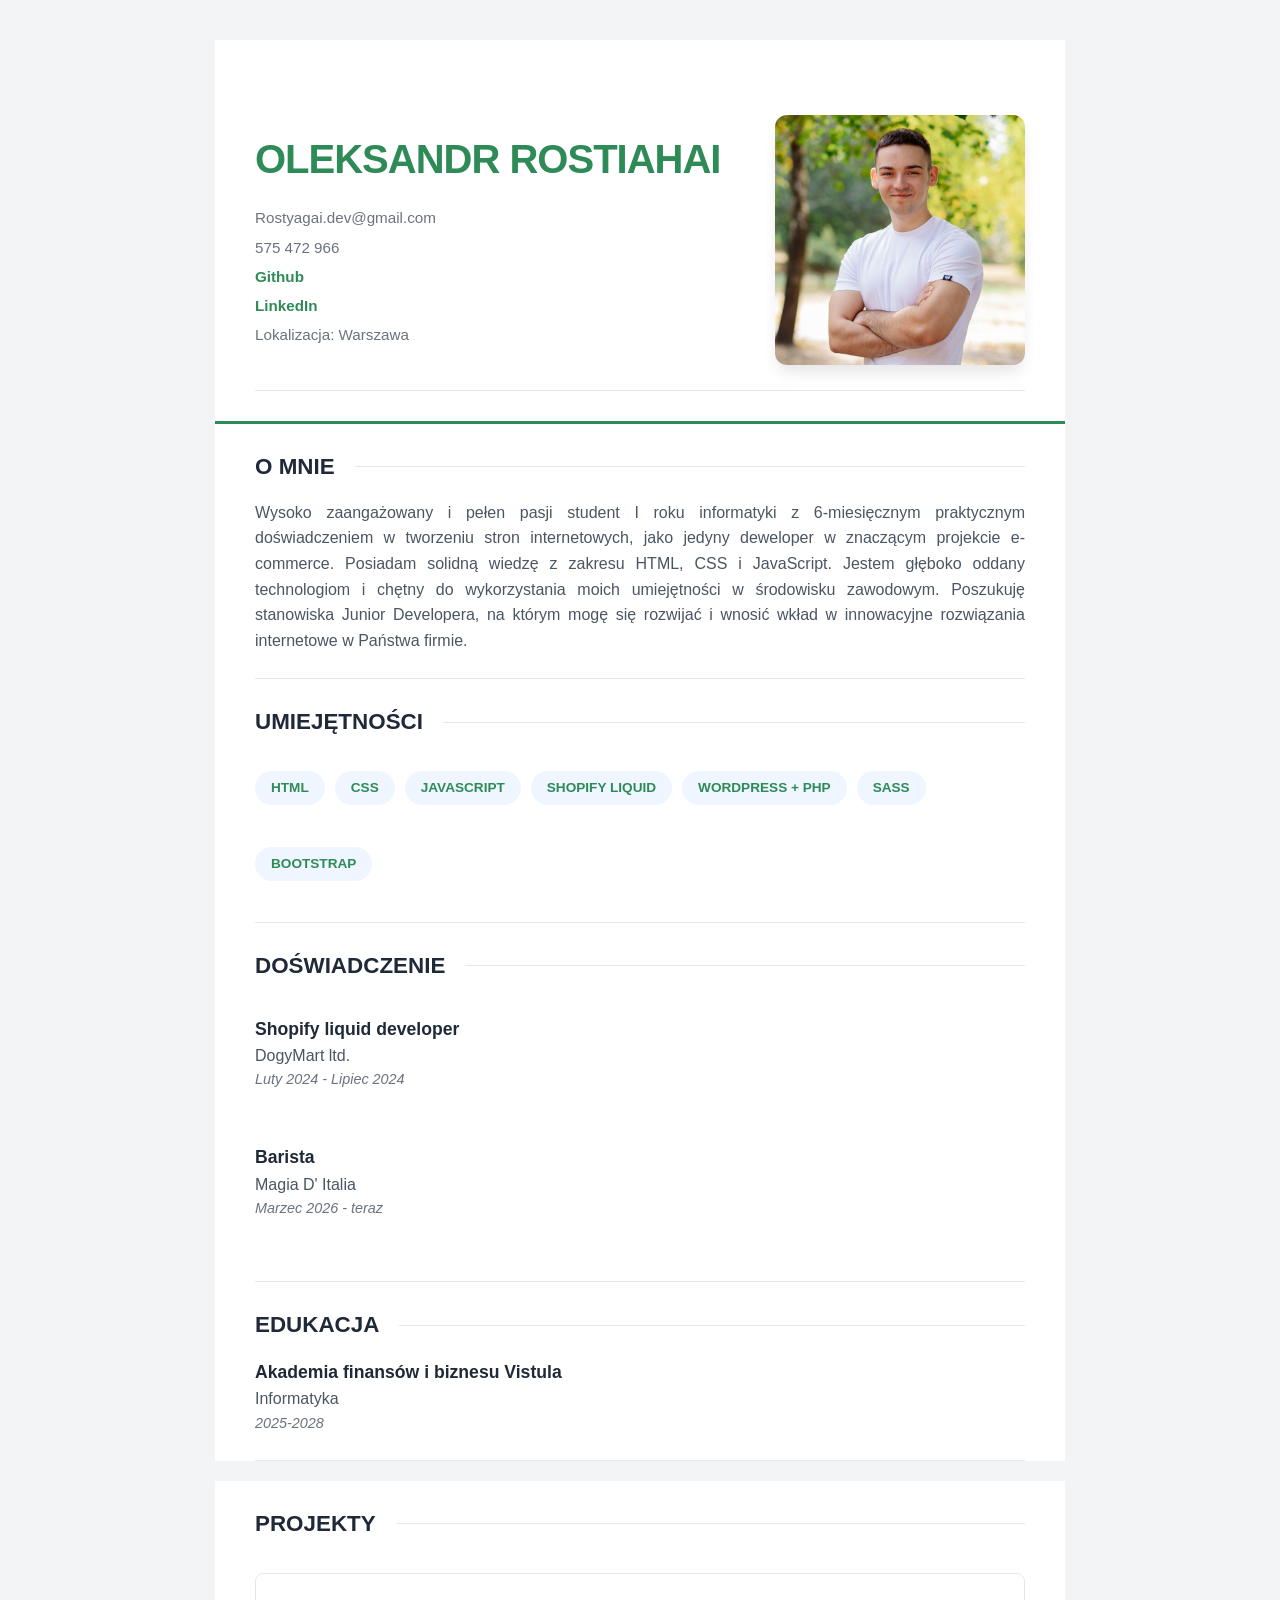
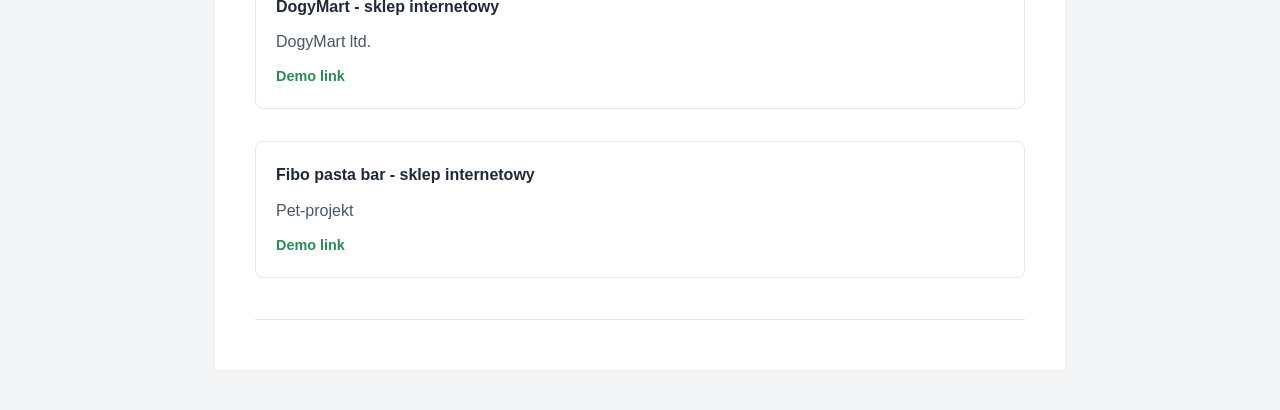
<file: zad2_css/index.html>
<!DOCTYPE html>
<html lang="pl">
  <head>
    <meta charset="UTF-8" />
    <meta name="viewport" content="width=device-width, initial-scale=1.0" />
	<link rel="stylesheet" href="main.css">
    <title>Zd 2 CV - 77350</title>
  </head>
  <body>
    <header>
      <section class="kontakt">
        <div>
          <h1 class="kontakt__title">OLEKSANDR ROSTIAHAI</h1>
          <a class="kontakt__text" href="mailto:rostyagai.dev@smail.com"
            >Rostyagai.dev@gmail.com</a
          >
          <a class="kontakt__text" href="tel:575472966">575 472 966</a>
          <a
            class="kontakt__text kontakt__text--blue"
            href="https://github.com/Rostyagai/"
            target="_blank"
            rel="noopener noreferrer"
            >Github</a
          >
          <a
            class="kontakt__text kontakt__text--blue"
            href="https://www.linkedin.com/in/alexander-rostiahai/"
            target="_blank"
            rel="noopener noreferrer"
            >LinkedIn</a
          >
          <p class="kontakt__text">Lokalizacja: Warszawa</p>
        </div>
        <img
          width="250"
          height="250"
          class="kontakt__photo"
          src="./img/main.jpg"
          alt="My portrait photo"
        />
      </section>
    </header>
    <main>
      <section class="o-mnie">
        <h2 class="section__title">O mnie</h2>
        <p class="section__text">
          Wysoko zaangażowany i pełen pasji student I roku informatyki z
          6-miesięcznym praktycznym doświadczeniem w tworzeniu stron
          internetowych, jako jedyny deweloper w znaczącym projekcie e-commerce.
          Posiadam solidną wiedzę z zakresu HTML, CSS i JavaScript. Jestem
          głęboko oddany technologiom i chętny do wykorzystania moich
          umiejętności w środowisku zawodowym. Poszukuję stanowiska Junior
          Developera, na którym mogę się rozwijać i wnosić wkład w innowacyjne
          rozwiązania internetowe w Państwa firmie.
        </p>
      </section>
      <section class="umiejętności">
        <h2 class="section__title">Umiejętności</h2>
        <ul class="section__list">
          <li class="section__list-item"><p class="section__text">HTML</p></li>
          <li class="section__list-item"><p class="section__text">CSS</p></li>
          <li class="section__list-item">
            <p class="section__text">JAVASCRIPT</p>
          </li>
          <li class="section__list-item">
            <p class="section__text">SHOPIFY LIQUID</p>
          </li>
          <li class="section__list-item">
            <p class="section__text">WORDPRESS + PHP</p>
          </li>
          <li class="section__list-item"><p class="section__text">SASS</p></li>
          <li class="section__list-item">
            <p class="section__text">BOOTSTRAP</p>
          </li>
        </ul>
      </section>
      <section class="doświadczenie">
        <h2 class="section__title">Doświadczenie</h2>
        <ul class="section__list">
          <li class="section__list-item">
            <article class="experience">
              <h3 class="experience__title">Shopify liquid developer</h3>
              <p class="section__text">DogyMart ltd.</p>
              <p>Luty 2024 - Lipiec 2024</p>
            </article>
          </li>
          <li class="section__list-item">
            <article class="experience">
              <h3 class="experience__title">Barista</h3>
              <p class="section__text">Magia D' Italia</p>
              <p>Marzec 2026 - teraz</p>
            </article>
          </li>
        </ul>
      </section>
      <section class="edukacja">
        <h2 class="section__title">Edukacja</h2>
        <h3 class="educkacja__title">Akademia finansów i biznesu Vistula</h3>
        <p class="section__text">Informatyka</p>
        <p class="section__text">2025-2028</p>
      </section>
    </main>
    <footer>
      <section class="projekty">
        <h2 class="section__title">Projekty</h2>
        <ul class="section__list"></ul>
        <li class="section__list-item">
          <article class="projekt-item">
            <h3 class="projekt-item__title">DogyMart - sklep internetowy</h3>
            <p class="section__text">DogyMart ltd.</p>
            <a
              href="https://drive.google.com/file/d/1ZHJFlsQFeyXeZNy3UggCXZs3kw6ySFso/view"
              class="projekt-item__link"
              target="_blank"
              rel="noopener noreferrer"
              >Demo link</a
            >
          </article>
        </li>
        <li class="section__list-item">
          <article class="projekt-item">
            <h3 class="projekt-item__title">
              Fibo pasta bar - sklep internetowy
            </h3>
            <p class="section__text">Pet-projekt</p>
            <a
              href="https://rostyagai.github.io/FIBO-Pasta-Bar/"
              class="projekt-item__link"
              target="_blank"
              rel="noopener noreferrer"
              >Demo link</a
            >
          </article>
        </li>
      </section>
    </footer>
  </body>
</html>
</file>
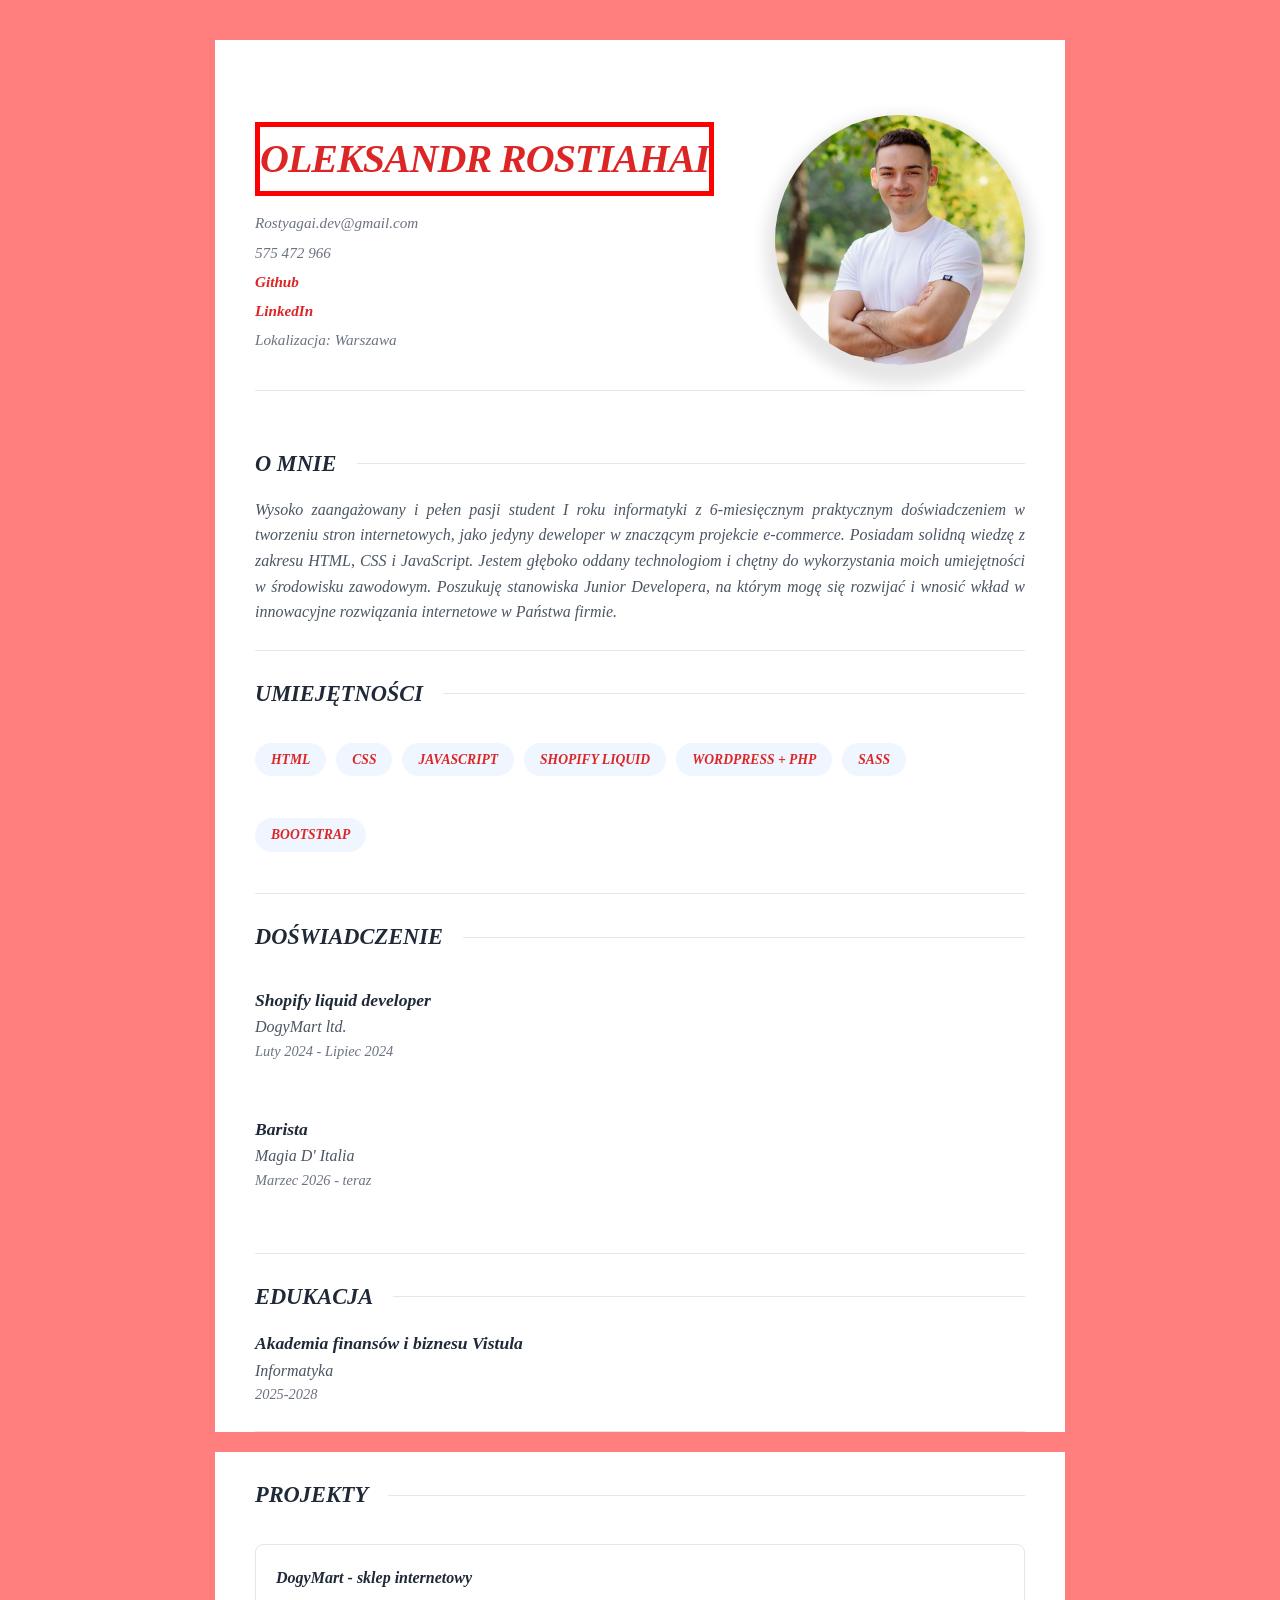
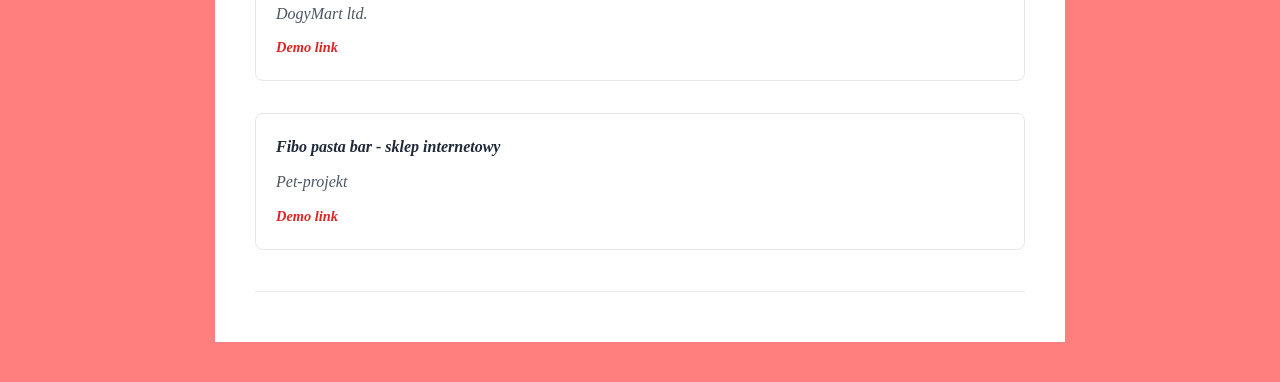
<file: zad3_motyw/index.html>
<!DOCTYPE html>
<html lang="pl">
  <head>
    <meta charset="UTF-8" />
    <meta name="viewport" content="width=device-width, initial-scale=1.0" />
	<link rel="stylesheet" href="red.css">
    <title>Zd 1 CV - 77350</title>
  </head>
  <body>
    <header>
      <section class="kontakt">
        <div>
          <h1 class="kontakt__title">OLEKSANDR ROSTIAHAI</h1>
          <a class="kontakt__text" href="mailto:rostyagai.dev@smail.com"
            >Rostyagai.dev@gmail.com</a
          >
          <a class="kontakt__text" href="tel:575472966">575 472 966</a>
          <a
            class="kontakt__text kontakt__text--blue"
            href="https://github.com/Rostyagai/"
            target="_blank"
            rel="noopener noreferrer"
            >Github</a
          >
          <a
            class="kontakt__text kontakt__text--blue"
            href="https://www.linkedin.com/in/alexander-rostiahai/"
            target="_blank"
            rel="noopener noreferrer"
            >LinkedIn</a
          >
          <p class="kontakt__text">Lokalizacja: Warszawa</p>
        </div>
        <img
          width="250"
          height="250"
          class="kontakt__photo"
          src="./img/main.jpg"
          alt="My portrait photo"
        />
      </section>
    </header>
    <main>
      <section class="o-mnie">
        <h2 class="section__title">O mnie</h2>
        <p class="section__text">
          Wysoko zaangażowany i pełen pasji student I roku informatyki z
          6-miesięcznym praktycznym doświadczeniem w tworzeniu stron
          internetowych, jako jedyny deweloper w znaczącym projekcie e-commerce.
          Posiadam solidną wiedzę z zakresu HTML, CSS i JavaScript. Jestem
          głęboko oddany technologiom i chętny do wykorzystania moich
          umiejętności w środowisku zawodowym. Poszukuję stanowiska Junior
          Developera, na którym mogę się rozwijać i wnosić wkład w innowacyjne
          rozwiązania internetowe w Państwa firmie.
        </p>
      </section>
      <section class="umiejętności">
        <h2 class="section__title">Umiejętności</h2>
        <ul class="section__list">
          <li class="section__list-item"><p class="section__text">HTML</p></li>
          <li class="section__list-item"><p class="section__text">CSS</p></li>
          <li class="section__list-item">
            <p class="section__text">JAVASCRIPT</p>
          </li>
          <li class="section__list-item">
            <p class="section__text">SHOPIFY LIQUID</p>
          </li>
          <li class="section__list-item">
            <p class="section__text">WORDPRESS + PHP</p>
          </li>
          <li class="section__list-item"><p class="section__text">SASS</p></li>
          <li class="section__list-item">
            <p class="section__text">BOOTSTRAP</p>
          </li>
        </ul>
      </section>
      <section class="doświadczenie">
        <h2 class="section__title">Doświadczenie</h2>
        <ul class="section__list">
          <li class="section__list-item">
            <article class="experience">
              <h3 class="experience__title">Shopify liquid developer</h3>
              <p class="section__text">DogyMart ltd.</p>
              <p>Luty 2024 - Lipiec 2024</p>
            </article>
          </li>
          <li class="section__list-item">
            <article class="experience">
              <h3 class="experience__title">Barista</h3>
              <p class="section__text">Magia D' Italia</p>
              <p>Marzec 2026 - teraz</p>
            </article>
          </li>
        </ul>
      </section>
      <section class="edukacja">
        <h2 class="section__title">Edukacja</h2>
        <h3 class="educkacja__title">Akademia finansów i biznesu Vistula</h3>
        <p class="section__text">Informatyka</p>
        <p class="section__text">2025-2028</p>
      </section>
    </main>
    <footer>
      <section class="projekty">
        <h2 class="section__title">Projekty</h2>
        <ul class="section__list"></ul>
        <li class="section__list-item">
          <article class="projekt-item">
            <h3 class="projekt-item__title">DogyMart - sklep internetowy</h3>
            <p class="section__text">DogyMart ltd.</p>
            <a
              href="https://drive.google.com/file/d/1ZHJFlsQFeyXeZNy3UggCXZs3kw6ySFso/view"
              class="projekt-item__link"
              target="_blank"
              rel="noopener noreferrer"
              >Demo link</a
            >
          </article>
        </li>
        <li class="section__list-item">
          <article class="projekt-item">
            <h3 class="projekt-item__title">
              Fibo pasta bar - sklep internetowy
            </h3>
            <p class="section__text">Pet-projekt</p>
            <a
              href="https://rostyagai.github.io/FIBO-Pasta-Bar/"
              class="projekt-item__link"
              target="_blank"
              rel="noopener noreferrer"
              >Demo link</a
            >
          </article>
        </li>
      </section>
    </footer>
  </body>
</html>
</file>
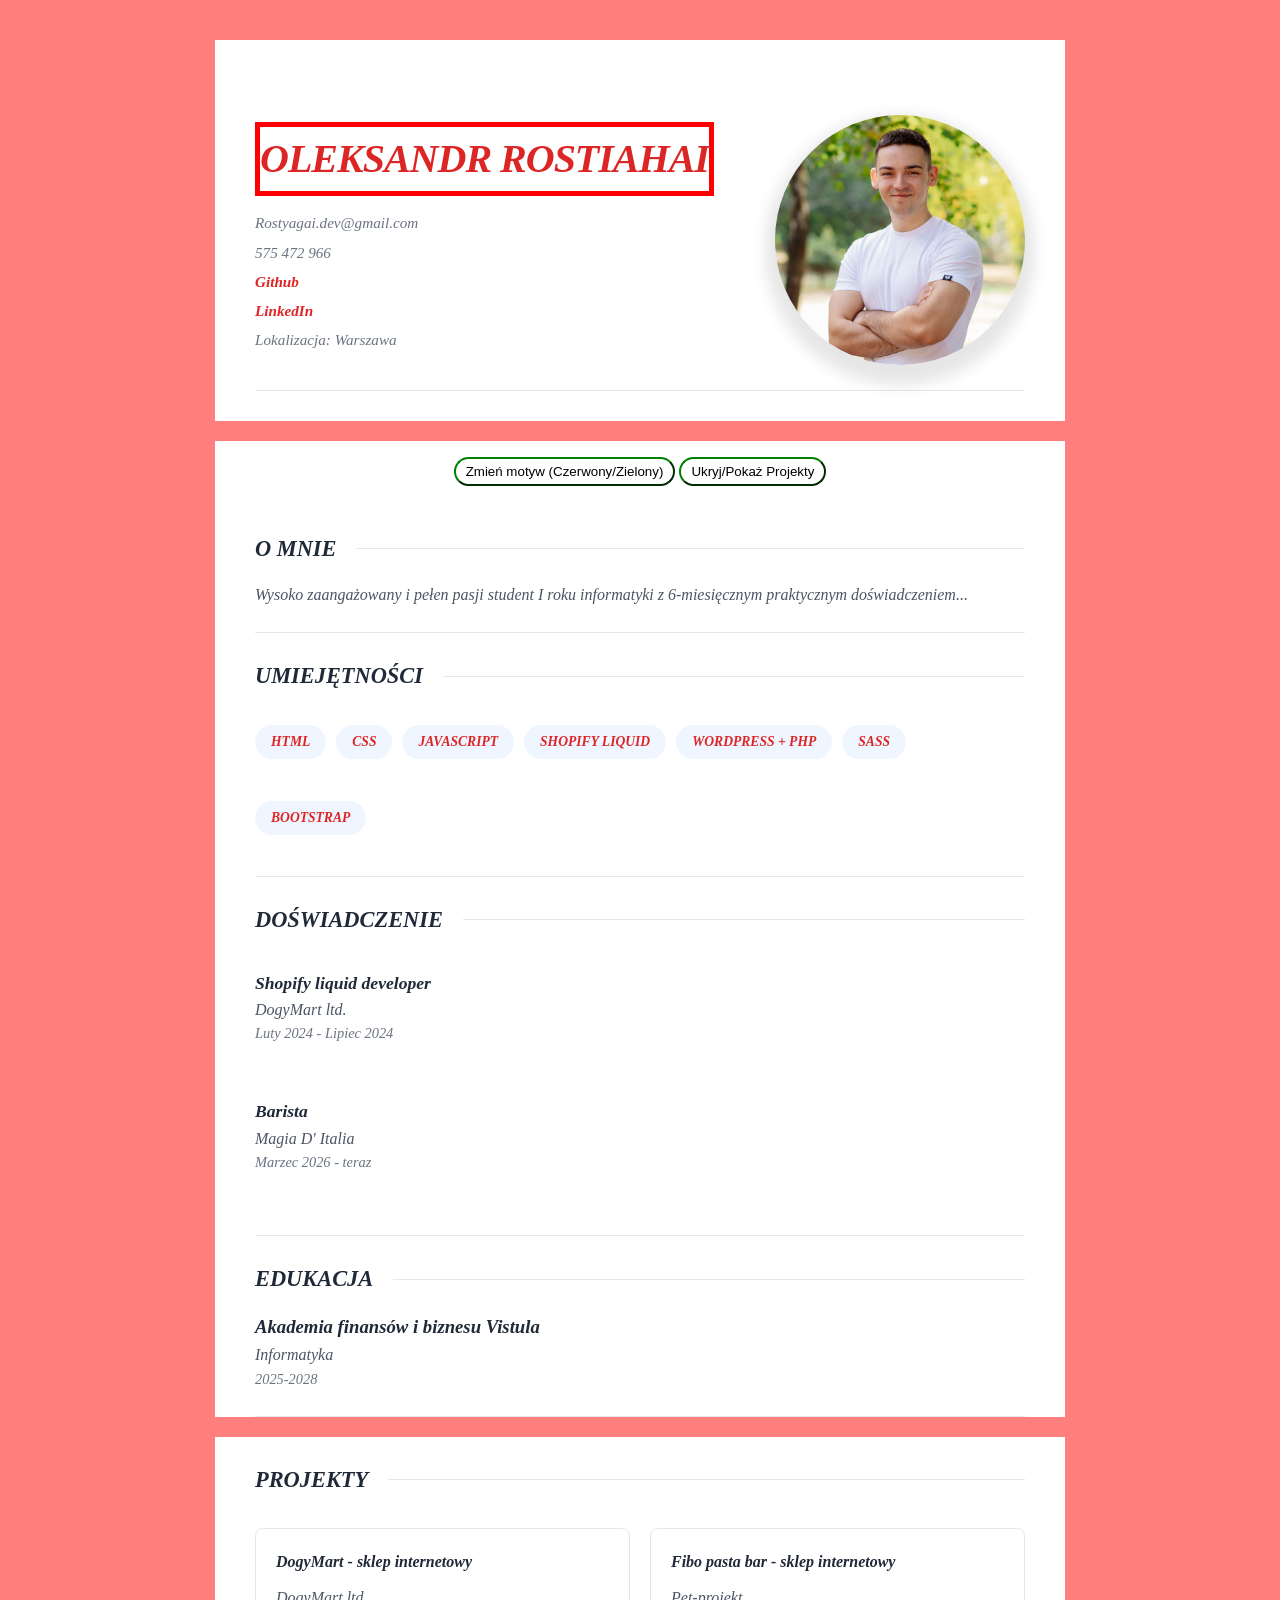
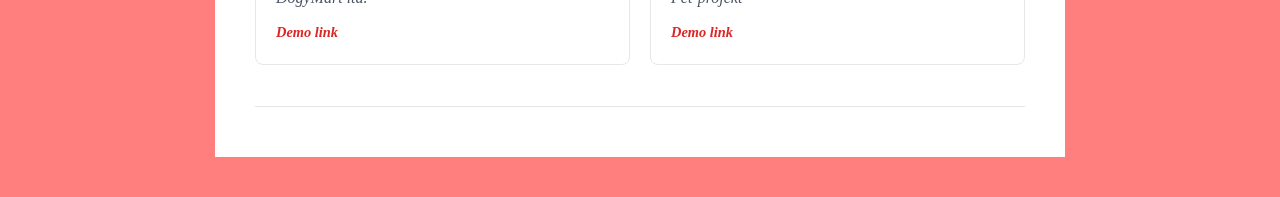
<file: zad4_interakcja/index.html>
<!DOCTYPE html>
<html lang="pl">
  <head>
    <meta charset="UTF-8" />
    <meta name="viewport" content="width=device-width, initial-scale=1.0" />
    <!-- Dodane id="theme-style", aby JS mógł go znaleźć -->
    <link id="theme-style" rel="stylesheet" href="red.css" />
    <title>Zd 1 CV - 77350</title>
  </head>
  <body>
    <header>
      <section class="kontakt">
        <div>
          <h1 class="kontakt__title">OLEKSANDR ROSTIAHAI</h1>
          <a class="kontakt__text" href="mailto:rostyagai.dev@smail.com"
            >Rostyagai.dev@gmail.com</a
          >
          <a class="kontakt__text" href="tel:575472966">575 472 966</a>
          <a
            class="kontakt__text kontakt__text--blue"
            href="https://github.com/Rostyagai/"
            target="_blank"
            rel="noopener noreferrer"
            >Github</a
          >
          <a
            class="kontakt__text kontakt__text--blue"
            href="https://www.linkedin.com/in/alexander-rostiahai/"
            target="_blank"
            rel="noopener noreferrer"
            >LinkedIn</a
          >
          <p class="kontakt__text">Lokalizacja: Warszawa</p>
        </div>
        <img
          width="250"
          height="250"
          class="kontakt__photo"
          src="./img/main.jpg"
          alt="My portrait photo"
        />
      </section>
    </header>

    <main>
      <!-- NOWE: Panel z przyciskami interakcji -->
      <div style="margin: 20px; text-align: center">
        <button id="btn-theme" class="btn">Zmień motyw (Czerwony/Zielony)</button>
        <button id="btn-toggle-projects" class="btn">Ukryj/Pokaż Projekty</button>
      </div>

      <section class="o-mnie">
        <h2 class="section__title">O mnie</h2>
        <p class="section__text">
          Wysoko zaangażowany i pełen pasji student I roku informatyki z
          6-miesięcznym praktycznym doświadczeniem...
        </p>
      </section>

      <section class="umiejętności">
        <h2 class="section__title">Umiejętności</h2>
        <ul class="section__list">
          <li class="section__list-item"><p class="section__text">HTML</p></li>
          <li class="section__list-item"><p class="section__text">CSS</p></li>
          <li class="section__list-item">
            <p class="section__text">JAVASCRIPT</p>
          </li>
          <li class="section__list-item">
            <p class="section__text">SHOPIFY LIQUID</p>
          </li>
          <li class="section__list-item">
            <p class="section__text">WORDPRESS + PHP</p>
          </li>
          <li class="section__list-item"><p class="section__text">SASS</p></li>
          <li class="section__list-item">
            <p class="section__text">BOOTSTRAP</p>
          </li>
        </ul>
      </section>

      <section class="doświadczenie">
        <h2 class="section__title">Doświadczenie</h2>
        <ul class="section__list">
          <li class="section__list-item">
            <article class="experience">
              <h3 class="experience__title">Shopify liquid developer</h3>
              <p class="section__text">DogyMart ltd.</p>
              <p>Luty 2024 - Lipiec 2024</p>
            </article>
          </li>
          <li class="section__list-item">
            <article class="experience">
              <h3 class="experience__title">Barista</h3>
              <p class="section__text">Magia D' Italia</p>
              <p>Marzec 2026 - teraz</p>
            </article>
          </li>
        </ul>
      </section>

      <section class="edukacja">
        <h2 class="section__title">Edukacja</h2>
        <h3 class="edukacja__title">Akademia finansów i biznesu Vistula</h3>
        <p class="section__text">Informatyka</p>
        <p class="section__text">2025-2028</p>
      </section>
    </main>

    <footer>
      <!-- Dodane id="projects-section" do ukrywania -->
      <section class="projekty" id="projects-section">
        <h2 class="section__title">Projekty</h2>
        <ul class="section__list">
          <li class="section__list-item">
            <article class="projekt-item">
              <h3 class="projekt-item__title">DogyMart - sklep internetowy</h3>
              <p class="section__text">DogyMart ltd.</p>
              <a
                href="https://drive.google.com/file/d/1ZHJFlsQFeyXeZNy3UggCXZs3kw6ySFso/view"
                class="projekt-item__link"
                target="_blank"
                rel="noopener noreferrer"
                >Demo link</a
              >
            </article>
          </li>
          <li class="section__list-item">
            <article class="projekt-item">
              <h3 class="projekt-item__title">
                Fibo pasta bar - sklep internetowy
              </h3>
              <p class="section__text">Pet-projekt</p>
              <a
                href="https://rostyagai.github.io/FIBO-Pasta-Bar/"
                class="projekt-item__link"
                target="_blank"
                rel="noopener noreferrer"
                >Demo link</a
              >
            </article>
          </li>
        </ul>
      </section>
    </footer>


    <script src="script.js"></script>
  </body>
</html>
</file>
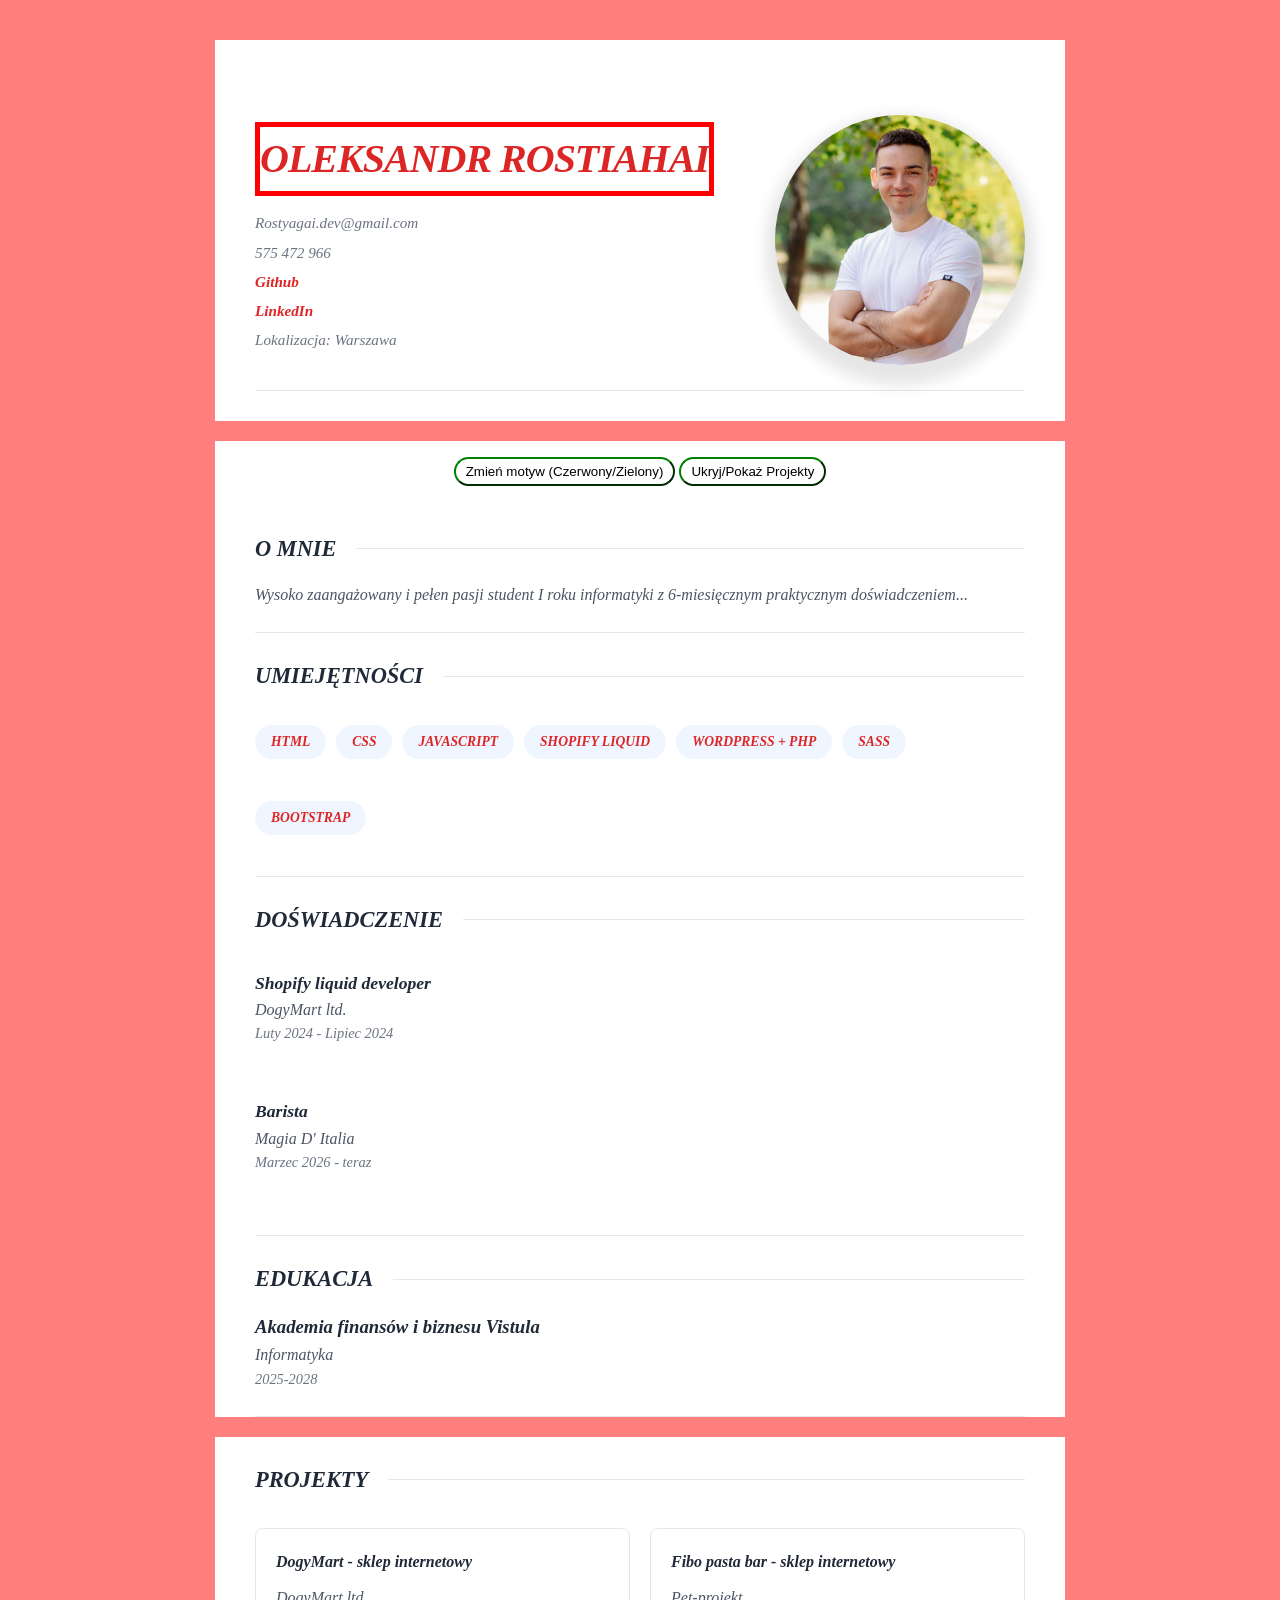
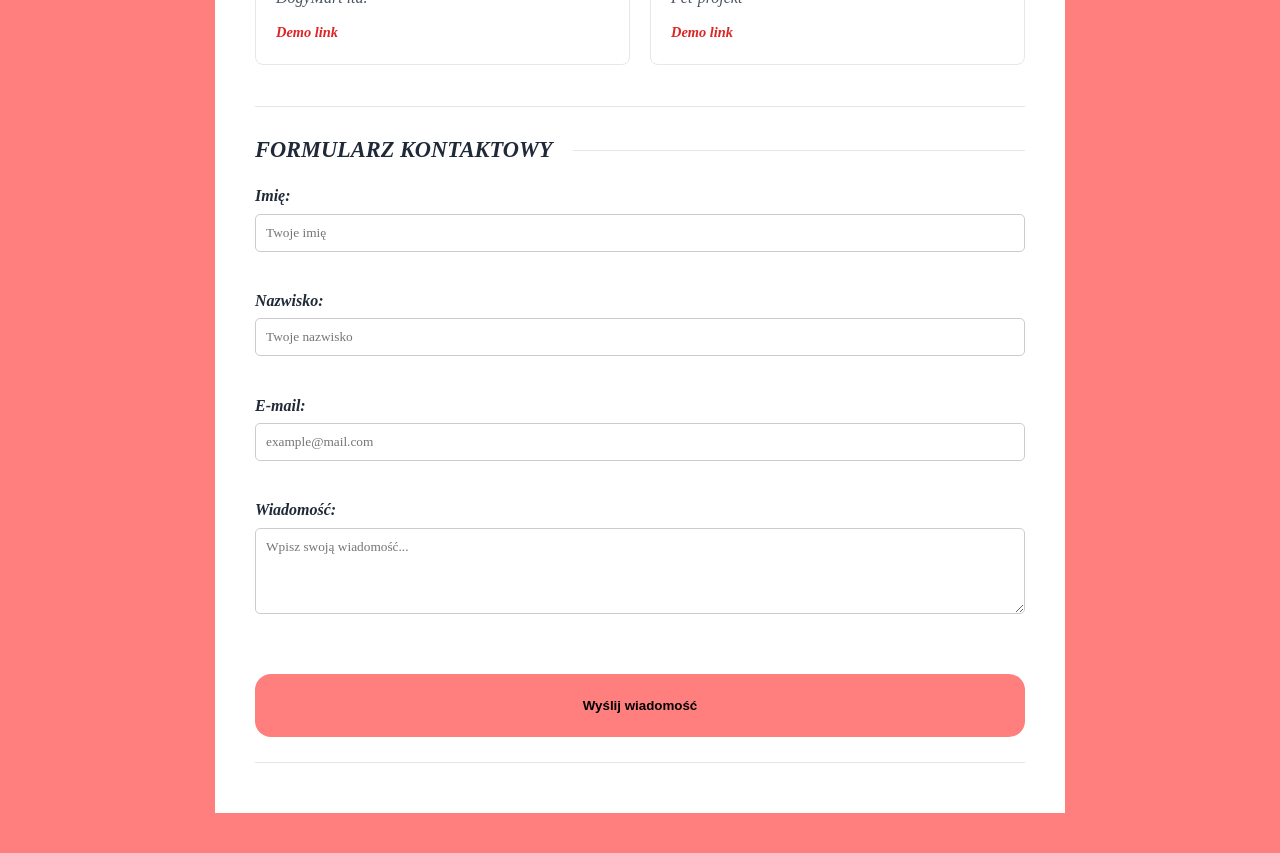
<file: zad5_formularz/index.html>
<!DOCTYPE html>
<html lang="pl">
  <head>
    <meta charset="UTF-8" />
    <meta name="viewport" content="width=device-width, initial-scale=1.0" />
    <!-- Dodane id="theme-style", aby JS mógł go znaleźć -->
    <link id="theme-style" rel="stylesheet" href="red.css" />
    <title>Zd 1 CV - 77350</title>
  </head>
  <body>
    <header>
      <section class="kontakt">
        <div>
          <h1 class="kontakt__title">OLEKSANDR ROSTIAHAI</h1>
          <a class="kontakt__text" href="mailto:rostyagai.dev@smail.com"
            >Rostyagai.dev@gmail.com</a
          >
          <a class="kontakt__text" href="tel:575472966">575 472 966</a>
          <a
            class="kontakt__text kontakt__text--blue"
            href="https://github.com/Rostyagai/"
            target="_blank"
            rel="noopener noreferrer"
            >Github</a
          >
          <a
            class="kontakt__text kontakt__text--blue"
            href="https://www.linkedin.com/in/alexander-rostiahai/"
            target="_blank"
            rel="noopener noreferrer"
            >LinkedIn</a
          >
          <p class="kontakt__text">Lokalizacja: Warszawa</p>
        </div>
        <img
          width="250"
          height="250"
          class="kontakt__photo"
          src="./img/main.jpg"
          alt="My portrait photo"
        />
      </section>
    </header>

    <main>
      <!-- NOWE: Panel z przyciskami interakcji -->
      <div style="margin: 20px; text-align: center">
        <button id="btn-theme" class="btn">Zmień motyw (Czerwony/Zielony)</button>
        <button id="btn-toggle-projects" class="btn">Ukryj/Pokaż Projekty</button>
      </div>

      <section class="o-mnie">
        <h2 class="section__title">O mnie</h2>
        <p class="section__text">
          Wysoko zaangażowany i pełen pasji student I roku informatyki z
          6-miesięcznym praktycznym doświadczeniem...
        </p>
      </section>

      <section class="umiejętności">
        <h2 class="section__title">Umiejętności</h2>
        <ul class="section__list">
          <li class="section__list-item"><p class="section__text">HTML</p></li>
          <li class="section__list-item"><p class="section__text">CSS</p></li>
          <li class="section__list-item">
            <p class="section__text">JAVASCRIPT</p>
          </li>
          <li class="section__list-item">
            <p class="section__text">SHOPIFY LIQUID</p>
          </li>
          <li class="section__list-item">
            <p class="section__text">WORDPRESS + PHP</p>
          </li>
          <li class="section__list-item"><p class="section__text">SASS</p></li>
          <li class="section__list-item">
            <p class="section__text">BOOTSTRAP</p>
          </li>
        </ul>
      </section>

      <section class="doświadczenie">
        <h2 class="section__title">Doświadczenie</h2>
        <ul class="section__list">
          <li class="section__list-item">
            <article class="experience">
              <h3 class="experience__title">Shopify liquid developer</h3>
              <p class="section__text">DogyMart ltd.</p>
              <p>Luty 2024 - Lipiec 2024</p>
            </article>
          </li>
          <li class="section__list-item">
            <article class="experience">
              <h3 class="experience__title">Barista</h3>
              <p class="section__text">Magia D' Italia</p>
              <p>Marzec 2026 - teraz</p>
            </article>
          </li>
        </ul>
      </section>

      <section class="edukacja">
        <h2 class="section__title">Edukacja</h2>
        <h3 class="edukacja__title">Akademia finansów i biznesu Vistula</h3>
        <p class="section__text">Informatyka</p>
        <p class="section__text">2025-2028</p>
      </section>
    </main>

    <footer>
      <!-- Dodane id="projects-section" do ukrywania -->
      <section class="projekty" id="projects-section">
        <h2 class="section__title">Projekty</h2>
        <ul class="section__list">
          <li class="section__list-item">
            <article class="projekt-item">
              <h3 class="projekt-item__title">DogyMart - sklep internetowy</h3>
              <p class="section__text">DogyMart ltd.</p>
              <a
                href="https://drive.google.com/file/d/1ZHJFlsQFeyXeZNy3UggCXZs3kw6ySFso/view"
                class="projekt-item__link"
                target="_blank"
                rel="noopener noreferrer"
                >Demo link</a
              >
            </article>
          </li>
          <li class="section__list-item">
            <article class="projekt-item">
              <h3 class="projekt-item__title">
                Fibo pasta bar - sklep internetowy
              </h3>
              <p class="section__text">Pet-projekt</p>
              <a
                href="https://rostyagai.github.io/FIBO-Pasta-Bar/"
                class="projekt-item__link"
                target="_blank"
                rel="noopener noreferrer"
                >Demo link</a
              >
            </article>
          </li>
        </ul>
      </section>
      <!-- NOWE: Sekcja Kontakt z formularzem -->
<section class="kontakt-formularz">
  <h2 class="section__title">Formularz kontaktowy</h2>
  <form id="contact-form" novalidate>
    <div class="form-group">
      <label for="first-name">Imię:</label>
      <input type="text" id="first-name" name="first-name" placeholder="Twoje imię">
      <span class="error-msg" id="first-name-error"></span>
    </div>

    <div class="form-group">
      <label for="last-name">Nazwisko:</label>
      <input type="text" id="last-name" name="last-name" placeholder="Twoje nazwisko">
      <span class="error-msg" id="last-name-error"></span>
    </div>

    <div class="form-group">
      <label for="user-email">E-mail:</label>
      <input type="email" id="user-email" name="user-email" placeholder="example@mail.com">
      <span class="error-msg" id="user-email-error"></span>
    </div>

    <div class="form-group">
      <label for="user-message">Wiadomość:</label>
      <textarea id="user-message" name="user-message" rows="4" placeholder="Wpisz swoją wiadomość..."></textarea>
      <span class="error-msg" id="user-message-error"></span>
    </div>

    <button type="submit" class="btn btn--send">Wyślij wiadomość</button>
    <p id="form-success" style="color: green; display: none; margin-top: 10px; font-weight: bold;">
      Formularz został wysłany poprawnie!
    </p>
  </form>
</section>
    </footer>


    <script src="script.js"></script>
  </body>
</html>
</file>
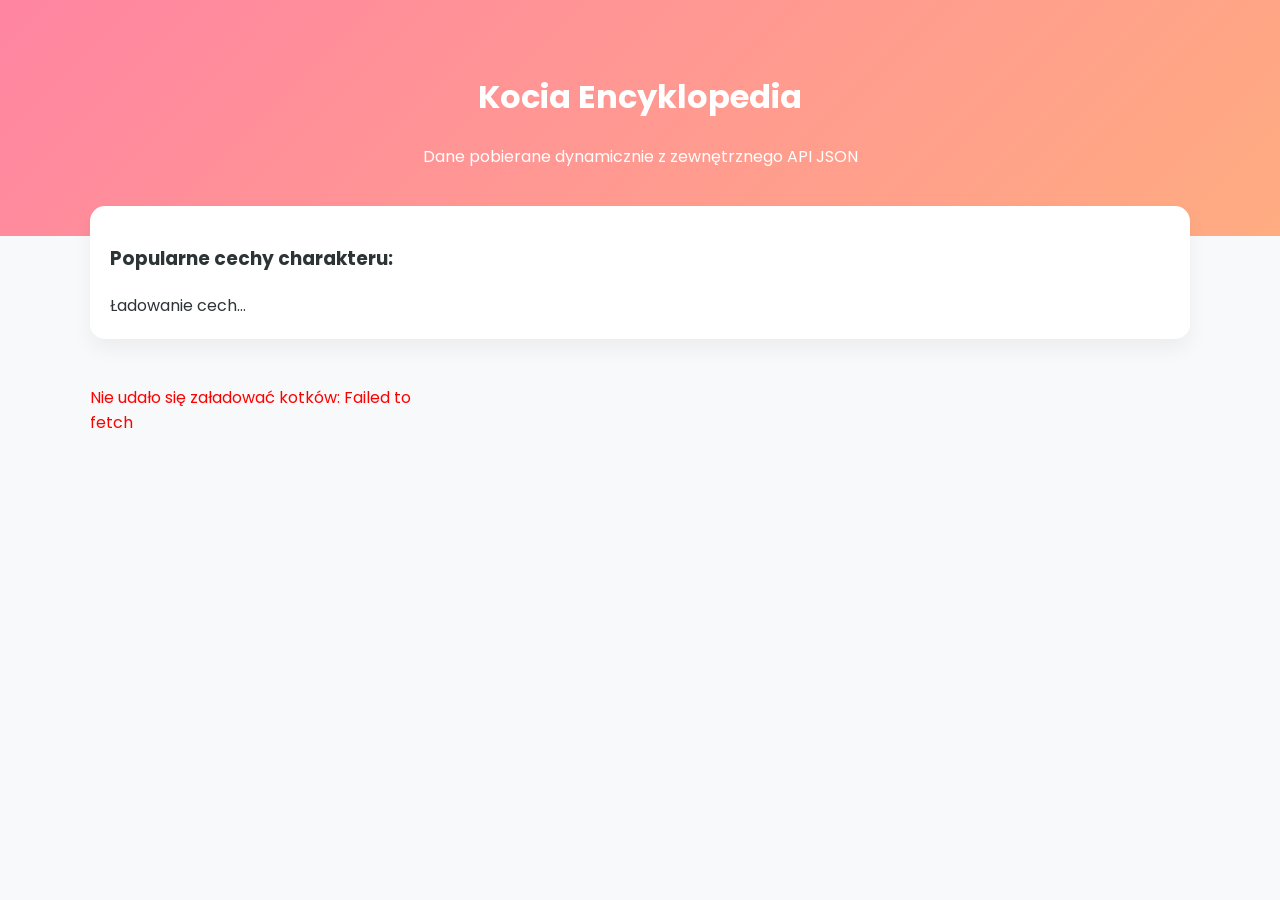
<file: zad6_json/index.html>
<!DOCTYPE html>
<html lang="pl">
<head>
    <meta charset="UTF-8">
    <meta name="viewport" content="width=device-width, initial-scale=1.0">
    <title>Zadanie 6 - Dynamiczne Koty</title>
    <link rel="stylesheet" href="style.css">
    <link href="https://fonts.googleapis.com/css2?family=Poppins:wght@300;400;600&display=swap" rel="stylesheet">
</head>
<body>

    <header>
        <h1>Kocia Encyklopedia</h1>
        <p>Dane pobierane dynamicznie z zewnętrznego API JSON</p>
    </header>

    <main class="container">
        <!-- Lista 1: Dynamiczne tagi temperamentu -->
        <section class="filters">
            <h3>Popularne cechy charakteru:</h3>
            <div id="temperamentList" class="tag-container">
                <span class="loader-text">Ładowanie cech...</span>
            </div>
        </section>

        <!-- Lista 2: Dynamiczna galeria kart -->
        <section id="catGallery" class="gallery">
            <div class="loader"></div>
        </section>
    </main>

    <script src="script.js"></script>
</body>
</html>
</file>
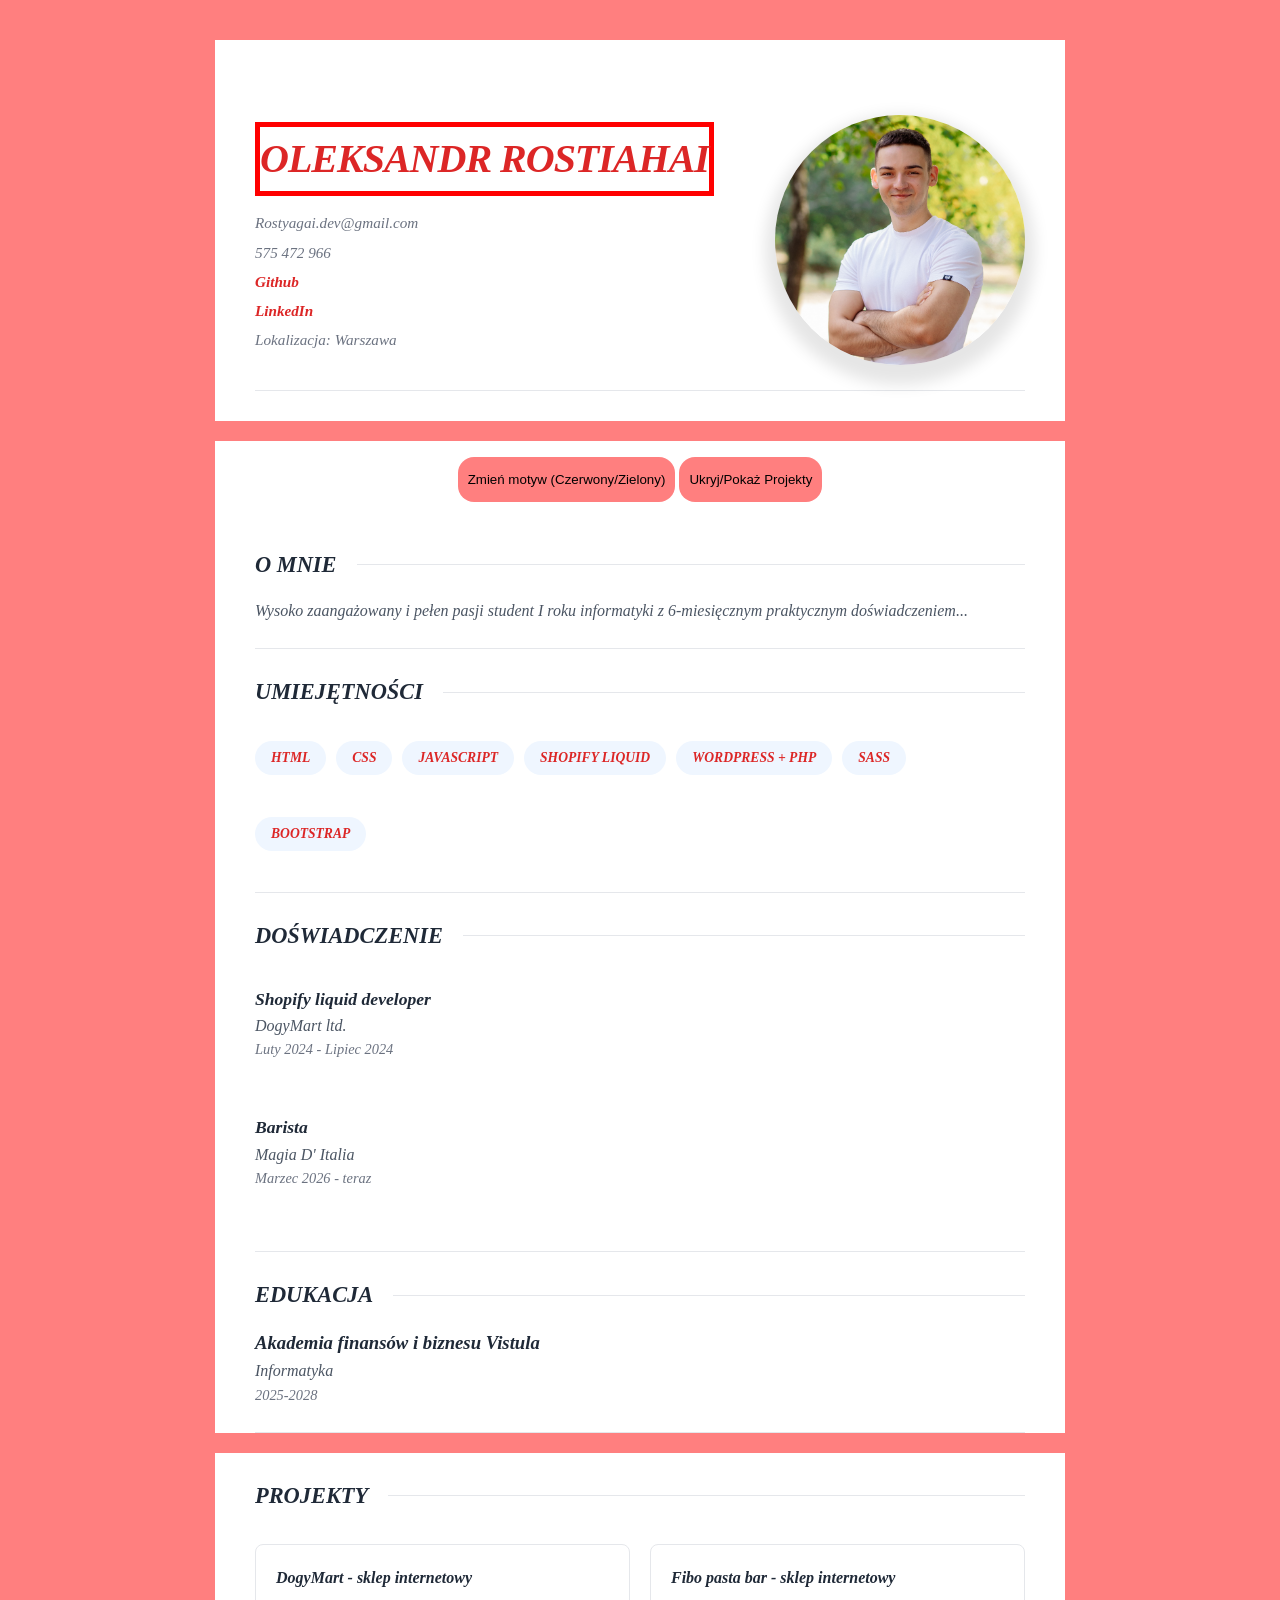
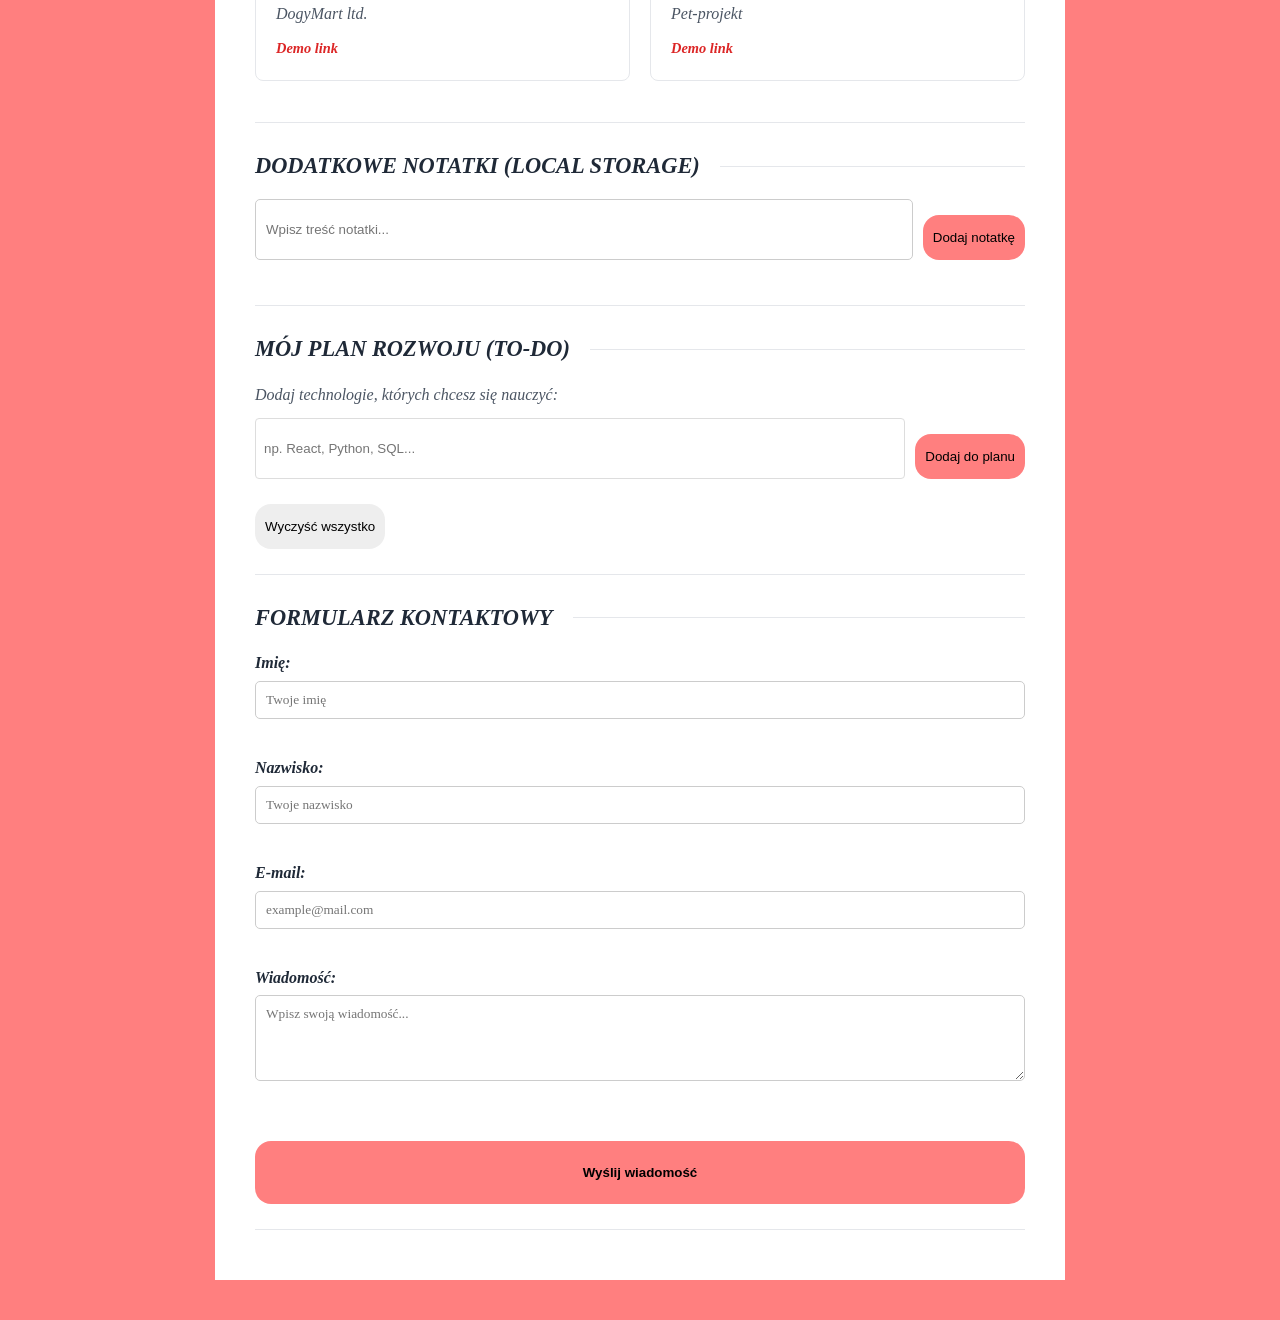
<file: zad7_localstorage/index.html>
<!DOCTYPE html>
<html lang="pl">
  <head>
    <meta charset="UTF-8" />
    <meta name="viewport" content="width=device-width, initial-scale=1.0" />
    <!-- Dodane id="theme-style", aby JS mógł go znaleźć -->
    <link id="theme-style" rel="stylesheet" href="red.css" />
    <title>Zd 1 CV - 77350</title>
  </head>
  <body>
    <header>
      <section class="kontakt">
        <div>
          <h1 class="kontakt__title">OLEKSANDR ROSTIAHAI</h1>
          <a class="kontakt__text" href="mailto:rostyagai.dev@smail.com"
            >Rostyagai.dev@gmail.com</a
          >
          <a class="kontakt__text" href="tel:575472966">575 472 966</a>
          <a
            class="kontakt__text kontakt__text--blue"
            href="https://github.com/Rostyagai/"
            target="_blank"
            rel="noopener noreferrer"
            >Github</a
          >
          <a
            class="kontakt__text kontakt__text--blue"
            href="https://www.linkedin.com/in/alexander-rostiahai/"
            target="_blank"
            rel="noopener noreferrer"
            >LinkedIn</a
          >
          <p class="kontakt__text">Lokalizacja: Warszawa</p>
        </div>
        <img
          width="250"
          height="250"
          class="kontakt__photo"
          src="./img/main.jpg"
          alt="My portrait photo"
        />
      </section>
    </header>

    <main>
      <!-- NOWE: Panel z przyciskami interakcji -->
      <div style="margin: 20px; text-align: center">
        <button id="btn-theme" class="btn">
          Zmień motyw (Czerwony/Zielony)
        </button>
        <button id="btn-toggle-projects" class="btn">
          Ukryj/Pokaż Projekty
        </button>
      </div>

      <section class="o-mnie">
        <h2 class="section__title">O mnie</h2>
        <p class="section__text">
          Wysoko zaangażowany i pełen pasji student I roku informatyki z
          6-miesięcznym praktycznym doświadczeniem...
        </p>
      </section>

      <section class="umiejętności">
        <h2 class="section__title">Umiejętności</h2>
        <ul class="section__list">
          <li class="section__list-item"><p class="section__text">HTML</p></li>
          <li class="section__list-item"><p class="section__text">CSS</p></li>
          <li class="section__list-item">
            <p class="section__text">JAVASCRIPT</p>
          </li>
          <li class="section__list-item">
            <p class="section__text">SHOPIFY LIQUID</p>
          </li>
          <li class="section__list-item">
            <p class="section__text">WORDPRESS + PHP</p>
          </li>
          <li class="section__list-item"><p class="section__text">SASS</p></li>
          <li class="section__list-item">
            <p class="section__text">BOOTSTRAP</p>
          </li>
        </ul>
      </section>

      <section class="doświadczenie">
        <h2 class="section__title">Doświadczenie</h2>
        <ul class="section__list">
          <li class="section__list-item">
            <article class="experience">
              <h3 class="experience__title">Shopify liquid developer</h3>
              <p class="section__text">DogyMart ltd.</p>
              <p>Luty 2024 - Lipiec 2024</p>
            </article>
          </li>
          <li class="section__list-item">
            <article class="experience">
              <h3 class="experience__title">Barista</h3>
              <p class="section__text">Magia D' Italia</p>
              <p>Marzec 2026 - teraz</p>
            </article>
          </li>
        </ul>
      </section>

      <section class="edukacja">
        <h2 class="section__title">Edukacja</h2>
        <h3 class="edukacja__title">Akademia finansów i biznesu Vistula</h3>
        <p class="section__text">Informatyka</p>
        <p class="section__text">2025-2028</p>
      </section>
    </main>

    <footer>
      <!-- Dodane id="projects-section" do ukrywania -->
      <section class="projekty" id="projects-section">
        <h2 class="section__title">Projekty</h2>
        <ul class="section__list">
          <li class="section__list-item">
            <article class="projekt-item">
              <h3 class="projekt-item__title">DogyMart - sklep internetowy</h3>
              <p class="section__text">DogyMart ltd.</p>
              <a
                href="https://drive.google.com/file/d/1ZHJFlsQFeyXeZNy3UggCXZs3kw6ySFso/view"
                class="projekt-item__link"
                target="_blank"
                rel="noopener noreferrer"
                >Demo link</a
              >
            </article>
          </li>
          <li class="section__list-item">
            <article class="projekt-item">
              <h3 class="projekt-item__title">
                Fibo pasta bar - sklep internetowy
              </h3>
              <p class="section__text">Pet-projekt</p>
              <a
                href="https://rostyagai.github.io/FIBO-Pasta-Bar/"
                class="projekt-item__link"
                target="_blank"
                rel="noopener noreferrer"
                >Demo link</a
              >
            </article>
          </li>
        </ul>
      </section>

      <!-- ZADANIE 7: Sekcja Local Storage (Notatki) -->
      <section class="notes-section">
        <h2 class="section__title">Dodatkowe Notatki (Local Storage)</h2>
        <div class="note-controls">
          <input
            type="text"
            id="note-input"
            placeholder="Wpisz treść notatki..."
          />
          <button id="btn-add-note" class="btn">Dodaj notatkę</button>
        </div>
        <ul id="notes-list" class="section__list">
          <!-- Tutaj pojawią się notatki z JS -->
        </ul>
      </section>
      <!-- NOWA SEKCOJA: Plan Nauki z Local Storage -->
      <section class="learning-plan">
        <h2 class="section__title">Mój Plan Rozwoju (To-Do)</h2>
        <p class="section__text" style="margin-bottom: 10px">
          Dodaj technologie, których chcesz się nauczyć:
        </p>

        <div class="learning-controls">
          <input
            type="text"
            id="todo-input"
            placeholder="np. React, Python, SQL..."
          />
          <button id="btn-add-todo" class="btn">Dodaj do planu</button>
        </div>

        <ul id="todo-list" class="section__list">
          <!-- Tu pojawią się zadania -->
        </ul>

        <button
          id="btn-clear-all"
          class="btn"
          style="background: #eee; margin-top: 10px; border-color: #999"
        >
          Wyczyść wszystko
        </button>
      </section>
      <!-- NOWE: Sekcja Kontakt z formularzem -->
      <section class="kontakt-formularz">
        <h2 class="section__title">Formularz kontaktowy</h2>
        <form id="contact-form" novalidate>
          <div class="form-group">
            <label for="first-name">Imię:</label>
            <input
              type="text"
              id="first-name"
              name="first-name"
              placeholder="Twoje imię"
            />
            <span class="error-msg" id="first-name-error"></span>
          </div>

          <div class="form-group">
            <label for="last-name">Nazwisko:</label>
            <input
              type="text"
              id="last-name"
              name="last-name"
              placeholder="Twoje nazwisko"
            />
            <span class="error-msg" id="last-name-error"></span>
          </div>

          <div class="form-group">
            <label for="user-email">E-mail:</label>
            <input
              type="email"
              id="user-email"
              name="user-email"
              placeholder="example@mail.com"
            />
            <span class="error-msg" id="user-email-error"></span>
          </div>

          <div class="form-group">
            <label for="user-message">Wiadomość:</label>
            <textarea
              id="user-message"
              name="user-message"
              rows="4"
              placeholder="Wpisz swoją wiadomość..."
            ></textarea>
            <span class="error-msg" id="user-message-error"></span>
          </div>

          <button type="submit" class="btn btn--send">Wyślij wiadomość</button>
          <p
            id="form-success"
            style="
              color: green;
              display: none;
              margin-top: 10px;
              font-weight: bold;
            "
          >
            Formularz został wysłany poprawnie!
          </p>
        </form>
      </section>
    </footer>

    <script src="script.js"></script>
  </body>
</html>
</file>
<file: zad2_css/main.css>
:root {
  --primary-color: #2e8b57; /* zielony odcień */
  --text-dark: #1f2937;
  --text-light: #6b7280;
  --bg-light: #f3f4f6;
  --white: #ffffff;
  --section-spacing: 40px;
}

* {
  box-sizing: border-box;
  margin: 0;
  padding: 0;
}
ul, li {
  list-style: none;
}
li{
	padding-block: 1rem;
}

body {
  font-family: "Segoe UI", Roboto, Helvetica, Arial, sans-serif;
  line-height: 1.6;
  color: var(--text-dark);
  background-color: var(--bg-light);
  padding: 40px 20px;
}

body > * {
  max-width: 850px;
  margin-left: auto;
  margin-right: auto;
  background: var(--white);
  padding: 0 40px;
}

header {
  padding-top: 50px;
  padding-bottom: 30px;
  border-bottom: 3px solid var(--primary-color);
}

.kontakt {
  display: flex;
  justify-content: space-between;
  align-items: center;
  gap: 20px;
}

.kontakt__title {
  font-size: 2.5rem;
  letter-spacing: -1px;
  margin-bottom: 15px;
  text-transform: uppercase;
  color: var(--primary-color);
}

.kontakt__text {
  display: block;
  text-decoration: none;
  color: var(--text-light);
  margin-bottom: 5px;
  font-size: 0.95rem;
}

.kontakt__text--blue {
  color: var(--primary-color);
  font-weight: 600;
}

.kontakt__photo {
  border-radius: 12px;
  object-fit: cover;
  box-shadow: 0 10px 15px -3px rgba(0, 0, 0, 0.1);
}

section {
  padding: 25px 0;
  border-bottom: 1px solid #e5e7eb;
}

.section__title {
  font-size: 1.4rem;
  text-transform: uppercase;
  margin-bottom: 15px;
  color: var(--text-dark);
  display: flex;
  align-items: center;
}

.section__title::after {
  content: "";
  flex: 1;
  height: 1px;
  background: #e5e7eb;
  margin-left: 20px;
}

.section__text {
  font-size: 1rem;
  color: #4b5563;
  text-align: justify;
}

.umiejętności .section__list {
  display: flex;
  flex-wrap: wrap;
  list-style: none;
  gap: 10px;
}

.umiejętności .section__list-item p {
  background: #eff6ff;
  color: var(--primary-color);
  padding: 6px 16px;
  border-radius: 20px;
  font-weight: 600;
  font-size: 0.85rem;
}

.section__list {
  list-style: none;
}

.experience,
.edukacja {
  margin-bottom: 20px;
}

.experience__title,
.educkacja__title {
  font-size: 1.1rem;
  font-weight: 700;
}

.experience p:last-child,
.edukacja p:last-child {
  font-style: italic;
  font-size: 0.9rem;
  color: var(--text-light);
}

footer {
  padding-bottom: 50px;
}

.projekty .section__list {
  display: grid;
  grid-template-columns: 1fr 1fr;
  gap: 20px;
}

.projekt-item {
  padding: 20px;
  border: 1px solid #e5e7eb;
  border-radius: 8px;
  transition: transform 0.2s ease;
}

.projekt-item:hover {
  transform: translateY(-5px);
  border-color: var(--primary-color);
}

.projekt-item__title {
  margin-bottom: 10px;
  font-size: 1rem;
}

.projekt-item__link {
  display: inline-block;
  margin-top: 10px;
  color: var(--primary-color);
  text-decoration: none;
  font-weight: bold;
  font-size: 0.9rem;
}

.projekt-item__link:hover {
  text-decoration: underline;
}

@media (max-width: 600px) {
  .kontakt {
    flex-direction: column-reverse;
    text-align: center;
  }

  .projekty .section__list {
    grid-template-columns: 1fr;
  }

  body {
    padding: 10px;
  }

  body > * {
    padding: 0 20px;
  }
}
</file>
<file: zad3_motyw/red.css>
:root {
  --primary-color: #dc2626; /* czerwony odcień */
  --text-dark: #1f2937;
  --text-light: #6b7280;
  --bg-light: #FF7F7F;
  --white: #ffffff;
  --section-spacing: 40px;
}

* {
  box-sizing: border-box;
  margin: 0;
  padding: 0;
}
ul, li {
  list-style: none;
}
li{
	padding-block: 1rem;
}

body {
  font-family: "Times New Roman", Times, serif;
  line-height: 1.6;
  color: var(--text-dark);
  background-color: var(--bg-light);
  padding: 40px 20px;
	font-style: italic;
}

body > * {
  max-width: 850px;
  margin-left: auto;
  margin-right: auto;
  background: var(--white);
  padding: 0 40px;
}

header {
  padding-top: 50px;
  padding-bottom: 30px;
  border-bottom: 20px dottted var(--primary-color);
}

.kontakt {
  display: flex;
  justify-content: space-between;
  align-items: center;
  gap: 20px;
}

.kontakt__title {
  font-size: 2.5rem;
  letter-spacing: -1px;
  margin-bottom: 15px;
  text-transform: uppercase;
  color: var(--primary-color);
	border: 5px solid red;
}

.kontakt__text {
  display: block;
  text-decoration: none;
  color: var(--text-light);
  margin-bottom: 5px;
  font-size: 0.95rem;
font-style: italic;
}

.kontakt__text--blue {
  color: var(--primary-color);
  font-weight: 600;
}

.kontakt__photo {
  border-radius: 500px;
  object-fit: cover;
  box-shadow: 0 10px 15px 10px rgba(0, 0, 0, 0.1);
}

section {
  padding: 25px 0;
  border-bottom: 1px solid #e5e7eb;
}

.section__title {
  font-size: 1.4rem;
  text-transform: uppercase;
  margin-bottom: 15px;
  color: var(--text-dark);
  display: flex;
  align-items: center;
}

.section__title::after {
  content: "";
  flex: 1;
  height: 1px;
  background: #e5e7eb;
  margin-left: 20px;
}

.section__text {
  font-size: 1rem;
  color: #4b5563;
  text-align: justify;
}

.umiejętności .section__list {
  display: flex;
  flex-wrap: wrap;
  list-style: none;
  gap: 10px;
}

.umiejętności .section__list-item p {
  background: #eff6ff;
  color: var(--primary-color);
  padding: 6px 16px;
  border-radius: 20px;
  font-weight: 600;
  font-size: 0.85rem;
}

.section__list {
  list-style: none;
}

.experience,
.edukacja {
  margin-bottom: 20px;
}

.experience__title,
.educkacja__title {
  font-size: 1.1rem;
  font-weight: 700;
}

.experience p:last-child,
.edukacja p:last-child {
  font-style: italic;
  font-size: 0.9rem;
  color: var(--text-light);
}

footer {
  padding-bottom: 50px;
}

.projekty .section__list {
  display: grid;
  grid-template-columns: 1fr 1fr;
  gap: 20px;
}

.projekt-item {
  padding: 20px;
  border: 1px solid #e5e7eb;
  border-radius: 8px;
  transition: transform 0.2s ease;
}

.projekt-item:hover {
  transform: translateY(-5px);
  border-color: var(--primary-color);
}

.projekt-item__title {
  margin-bottom: 10px;
  font-size: 1rem;
}

.projekt-item__link {
  display: inline-block;
  margin-top: 10px;
  color: var(--primary-color);
  text-decoration: none;
  font-weight: bold;
  font-size: 0.9rem;
}

.projekt-item__link:hover {
  text-decoration: underline;
}

@media (max-width: 600px) {
  .kontakt {
    flex-direction: column-reverse;
    text-align: center;
  }

  .projekty .section__list {
    grid-template-columns: 1fr;
  }

  body {
    padding: 10px;
  }

  body > * {
    padding: 0 20px;
  }
}
</file>
<file: zad4_interakcja/red.css>
:root {
  --primary-color: #dc2626; /* czerwony odcień */
  --text-dark: #1f2937;
  --text-light: #6b7280;
  --bg-light: #ff7f7f;
  --white: #ffffff;
  --section-spacing: 40px;
}

* {
  box-sizing: border-box;
  margin: 0;
  padding: 0;
}
ul,
li {
  list-style: none;
}
li {
  padding-block: 1rem;
}
.btn {
  padding: 5px 10px;
  background: var(--white);
  border-radius: 1rem;
  margin-top: 1rem;
  border-color: green;
}
body {
  font-family: "Times New Roman", Times, serif;
  line-height: 1.6;
  color: var(--text-dark);
  background-color: var(--bg-light);
  padding: 40px 20px;
  font-style: italic;
}

body > * {
  max-width: 850px;
  margin-left: auto;
  margin-right: auto;
  background: var(--white);
  padding: 0 40px;
}

header {
  padding-top: 50px;
  padding-bottom: 30px;
  border-bottom: 20px dottted var(--primary-color);
}

.kontakt {
  display: flex;
  justify-content: space-between;
  align-items: center;
  gap: 20px;
}

.kontakt__title {
  font-size: 2.5rem;
  letter-spacing: -1px;
  margin-bottom: 15px;
  text-transform: uppercase;
  color: var(--primary-color);
  border: 5px solid red;
}

.kontakt__text {
  display: block;
  text-decoration: none;
  color: var(--text-light);
  margin-bottom: 5px;
  font-size: 0.95rem;
  font-style: italic;
}

.kontakt__text--blue {
  color: var(--primary-color);
  font-weight: 600;
}

.kontakt__photo {
  border-radius: 500px;
  object-fit: cover;
  box-shadow: 0 10px 15px 10px rgba(0, 0, 0, 0.1);
}

section {
  padding: 25px 0;
  border-bottom: 1px solid #e5e7eb;
}

.section__title {
  font-size: 1.4rem;
  text-transform: uppercase;
  margin-bottom: 15px;
  color: var(--text-dark);
  display: flex;
  align-items: center;
}

.section__title::after {
  content: "";
  flex: 1;
  height: 1px;
  background: #e5e7eb;
  margin-left: 20px;
}

.section__text {
  font-size: 1rem;
  color: #4b5563;
  text-align: justify;
}

.umiejętności .section__list {
  display: flex;
  flex-wrap: wrap;
  list-style: none;
  gap: 10px;
}

.umiejętności .section__list-item p {
  background: #eff6ff;
  color: var(--primary-color);
  padding: 6px 16px;
  border-radius: 20px;
  font-weight: 600;
  font-size: 0.85rem;
}

.section__list {
  list-style: none;
}

.experience,
.edukacja {
  margin-bottom: 20px;
}

.experience__title,
.educkacja__title {
  font-size: 1.1rem;
  font-weight: 700;
}

.experience p:last-child,
.edukacja p:last-child {
  font-style: italic;
  font-size: 0.9rem;
  color: var(--text-light);
}

footer {
  padding-bottom: 50px;
}

.projekty .section__list {
  display: grid;
  grid-template-columns: 1fr 1fr;
  gap: 20px;
}

.projekt-item {
  padding: 20px;
  border: 1px solid #e5e7eb;
  border-radius: 8px;
  transition: transform 0.2s ease;
}

.projekt-item:hover {
  transform: translateY(-5px);
  border-color: var(--primary-color);
}

.projekt-item__title {
  margin-bottom: 10px;
  font-size: 1rem;
}

.projekt-item__link {
  display: inline-block;
  margin-top: 10px;
  color: var(--primary-color);
  text-decoration: none;
  font-weight: bold;
  font-size: 0.9rem;
}

.projekt-item__link:hover {
  text-decoration: underline;
}

@media (max-width: 600px) {
  .kontakt {
    flex-direction: column-reverse;
    text-align: center;
  }

  .projekty .section__list {
    grid-template-columns: 1fr;
  }

  body {
    padding: 10px;
  }

  body > * {
    padding: 0 20px;
  }
}
</file>
<file: zad5_formularz/red.css>
:root {
  --primary-color: #dc2626; /* czerwony odcień */
  --text-dark: #1f2937;
  --text-light: #6b7280;
  --bg-light: #ff7f7f;
  --white: #ffffff;
  --section-spacing: 40px;
}

* {
  box-sizing: border-box;
  margin: 0;
  padding: 0;
}
ul,
li {
  list-style: none;
}
li {
  padding-block: 1rem;
}
.btn {
  padding: 5px 10px;
  background: var(--white);
  border-radius: 1rem;
  margin-top: 1rem;
  border-color: green;
}
body {
  font-family: "Times New Roman", Times, serif;
  line-height: 1.6;
  color: var(--text-dark);
  background-color: var(--bg-light);
  padding: 40px 20px;
  font-style: italic;
}

body > * {
  max-width: 850px;
  margin-left: auto;
  margin-right: auto;
  background: var(--white);
  padding: 0 40px;
}

header {
  padding-top: 50px;
  padding-bottom: 30px;
  border-bottom: 20px dottted var(--primary-color);
}

.kontakt {
  display: flex;
  justify-content: space-between;
  align-items: center;
  gap: 20px;
}

.kontakt__title {
  font-size: 2.5rem;
  letter-spacing: -1px;
  margin-bottom: 15px;
  text-transform: uppercase;
  color: var(--primary-color);
  border: 5px solid red;
}

.kontakt__text {
  display: block;
  text-decoration: none;
  color: var(--text-light);
  margin-bottom: 5px;
  font-size: 0.95rem;
  font-style: italic;
}

.kontakt__text--blue {
  color: var(--primary-color);
  font-weight: 600;
}

.kontakt__photo {
  border-radius: 500px;
  object-fit: cover;
  box-shadow: 0 10px 15px 10px rgba(0, 0, 0, 0.1);
}

section {
  padding: 25px 0;
  border-bottom: 1px solid #e5e7eb;
}

.section__title {
  font-size: 1.4rem;
  text-transform: uppercase;
  margin-bottom: 15px;
  color: var(--text-dark);
  display: flex;
  align-items: center;
}

.section__title::after {
  content: "";
  flex: 1;
  height: 1px;
  background: #e5e7eb;
  margin-left: 20px;
}

.section__text {
  font-size: 1rem;
  color: #4b5563;
  text-align: justify;
}

.umiejętności .section__list {
  display: flex;
  flex-wrap: wrap;
  list-style: none;
  gap: 10px;
}

.umiejętności .section__list-item p {
  background: #eff6ff;
  color: var(--primary-color);
  padding: 6px 16px;
  border-radius: 20px;
  font-weight: 600;
  font-size: 0.85rem;
}

.section__list {
  list-style: none;
}

.experience,
.edukacja {
  margin-bottom: 20px;
}

.experience__title,
.educkacja__title {
  font-size: 1.1rem;
  font-weight: 700;
}

.experience p:last-child,
.edukacja p:last-child {
  font-style: italic;
  font-size: 0.9rem;
  color: var(--text-light);
}

footer {
  padding-bottom: 50px;
}

.projekty .section__list {
  display: grid;
  grid-template-columns: 1fr 1fr;
  gap: 20px;
}

.projekt-item {
  padding: 20px;
  border: 1px solid #e5e7eb;
  border-radius: 8px;
  transition: transform 0.2s ease;
}

.projekt-item:hover {
  transform: translateY(-5px);
  border-color: var(--primary-color);
}

.projekt-item__title {
  margin-bottom: 10px;
  font-size: 1rem;
}

.projekt-item__link {
  display: inline-block;
  margin-top: 10px;
  color: var(--primary-color);
  text-decoration: none;
  font-weight: bold;
  font-size: 0.9rem;
}

.projekt-item__link:hover {
  text-decoration: underline;
}

@media (max-width: 600px) {
  .kontakt {
    flex-direction: column-reverse;
    text-align: center;
  }

  .projekty .section__list {
    grid-template-columns: 1fr;
  }

  body {
    padding: 10px;
  }

  body > * {
    padding: 0 20px;
  }
}
/* Stylizacja formularza */
.form-group {
  margin-bottom: 15px;
}

.form-group label {
  display: block;
  font-weight: bold;
  margin-bottom: 5px;
  color: var(--text-dark);
}

.form-group input,
.form-group textarea {
  width: 100%;
  padding: 10px;
  border: 1px solid #ccc;
  border-radius: 5px;
  font-family: inherit;
}

.error-msg {
  color: #dc2626;
  font-size: 0.85rem;
  min-height: 1.2rem;
  display: block;
  margin-top: 2px;
}

.form-group input.invalid,
.form-group textarea.invalid {
  border-color: #dc2626;
  background-color: #fff5f5;
}

.kontakt-formularz .btn {
  cursor: pointer;
  width: 100%;
  font-weight: bold;
  transition: opacity 0.2s;
}

.kontakt-formularz .btn:hover {
  opacity: 0.8;
}
.btn--send {
  background-color: var(--bg-light);
  border: none;
  padding-block: 1.5rem;
  height: auto;
}
</file>
<file: zad6_json/style.css>
:root {
    --bg: #f8f9fa;
    --accent: #ff85a2;
    --text: #2d3436;
    --card-bg: #ffffff;
    --shadow: 0 10px 20px rgba(0,0,0,0.05);
}

body {
    font-family: 'Poppins', sans-serif;
    background-color: var(--bg);
    color: var(--text);
    margin: 0;
    line-height: 1.6;
}

header {
    text-align: center;
    padding: 50px 20px;
    background: linear-gradient(135deg, #ff85a2 0%, #ffac81 100%);
    color: white;
}

.container {
    max-width: 1100px;
    margin: -30px auto 50px;
    padding: 0 20px;
}

/* Lista 1: Tagi */
.filters {
    background: var(--card-bg);
    padding: 20px;
    border-radius: 15px;
    box-shadow: var(--shadow);
    margin-bottom: 30px;
}

.tag-container {
    display: flex;
    flex-wrap: wrap;
    gap: 10px;
    margin-top: 10px;
}

.tag {
    background: #f1f2f6;
    padding: 5px 15px;
    border-radius: 20px;
    font-size: 0.85rem;
    color: var(--accent);
    font-weight: 600;
    transition: transform 0.2s;
}

.tag:hover {
    transform: translateY(-2px);
    background: var(--accent);
    color: white;
}

/* Lista 2: Galeria kart */
.gallery {
    display: grid;
    grid-template-columns: repeat(auto-fill, minmax(300px, 1fr));
    gap: 25px;
}

.cat-card {
    background: var(--card-bg);
    border-radius: 15px;
    overflow: hidden;
    box-shadow: var(--shadow);
    transition: transform 0.3s ease;
}

.cat-card:hover {
    transform: translateY(-10px);
}

.cat-img {
    width: 100%;
    height: 200px;
    object-fit: cover;
    background-color: #eee;
}

.cat-info {
    padding: 20px;
}

.cat-info h2 {
    margin: 0 0 10px 0;
    font-size: 1.4rem;
    color: var(--accent);
}

.cat-info p {
    font-size: 0.9rem;
    color: #636e72;
    margin-bottom: 15px;
}

.origin {
    font-size: 0.8rem;
    font-weight: bold;
    text-transform: uppercase;
    color: #b2bec3;
}

/* Loader */
.loader {
    grid-column: 1 / -1;
    height: 100px;
    display: flex;
    justify-content: center;
    align-items: center;
}
.loader::after {
    content: "";
    width: 40px;
    height: 40px;
    border: 4px solid #ddd;
    border-top-color: var(--accent);
    border-radius: 50%;
    animation: spin 1s infinite linear;
}
@keyframes spin { to { transform: rotate(360deg); } }
</file>
<file: zad7_localstorage/red.css>
:root {
  --primary-color: #dc2626; /* czerwony odcień */
  --text-dark: #1f2937;
  --text-light: #6b7280;
  --bg-light: #ff7f7f;
  --white: #ffffff;
  --section-spacing: 40px;
}

* {
  box-sizing: border-box;
  margin: 0;
  padding: 0;
}
ul,
li {
  list-style: none;
}
li {
  padding-block: 1rem;
}
.btn {
  padding: 15px 10px;
  background: var(--bg-light);
  border-radius: 1rem;
  margin-top: 1rem;
  border: none;
}
body {
  font-family: "Times New Roman", Times, serif;
  line-height: 1.6;
  color: var(--text-dark);
  background-color: var(--bg-light);
  padding: 40px 20px;
  font-style: italic;
}

body > * {
  max-width: 850px;
  margin-left: auto;
  margin-right: auto;
  background: var(--white);
  padding: 0 40px;
}

header {
  padding-top: 50px;
  padding-bottom: 30px;
  border-bottom: 20px dottted var(--primary-color);
}

.kontakt {
  display: flex;
  justify-content: space-between;
  align-items: center;
  gap: 20px;
}

.kontakt__title {
  font-size: 2.5rem;
  letter-spacing: -1px;
  margin-bottom: 15px;
  text-transform: uppercase;
  color: var(--primary-color);
  border: 5px solid red;
}

.kontakt__text {
  display: block;
  text-decoration: none;
  color: var(--text-light);
  margin-bottom: 5px;
  font-size: 0.95rem;
  font-style: italic;
}

.kontakt__text--blue {
  color: var(--primary-color);
  font-weight: 600;
}

.kontakt__photo {
  border-radius: 500px;
  object-fit: cover;
  box-shadow: 0 10px 15px 10px rgba(0, 0, 0, 0.1);
}

section {
  padding: 25px 0;
  border-bottom: 1px solid #e5e7eb;
}

.section__title {
  font-size: 1.4rem;
  text-transform: uppercase;
  margin-bottom: 15px;
  color: var(--text-dark);
  display: flex;
  align-items: center;
}

.section__title::after {
  content: "";
  flex: 1;
  height: 1px;
  background: #e5e7eb;
  margin-left: 20px;
}

.section__text {
  font-size: 1rem;
  color: #4b5563;
  text-align: justify;
}

.umiejętności .section__list {
  display: flex;
  flex-wrap: wrap;
  list-style: none;
  gap: 10px;
}

.umiejętności .section__list-item p {
  background: #eff6ff;
  color: var(--primary-color);
  padding: 6px 16px;
  border-radius: 20px;
  font-weight: 600;
  font-size: 0.85rem;
}

.section__list {
  list-style: none;
}

.experience,
.edukacja {
  margin-bottom: 20px;
}

.experience__title,
.educkacja__title {
  font-size: 1.1rem;
  font-weight: 700;
}

.experience p:last-child,
.edukacja p:last-child {
  font-style: italic;
  font-size: 0.9rem;
  color: var(--text-light);
}

footer {
  padding-bottom: 50px;
}

.projekty .section__list {
  display: grid;
  grid-template-columns: 1fr 1fr;
  gap: 20px;
}

.projekt-item {
  padding: 20px;
  border: 1px solid #e5e7eb;
  border-radius: 8px;
  transition: transform 0.2s ease;
}

.projekt-item:hover {
  transform: translateY(-5px);
  border-color: var(--primary-color);
}

.projekt-item__title {
  margin-bottom: 10px;
  font-size: 1rem;
}

.projekt-item__link {
  display: inline-block;
  margin-top: 10px;
  color: var(--primary-color);
  text-decoration: none;
  font-weight: bold;
  font-size: 0.9rem;
}

.projekt-item__link:hover {
  text-decoration: underline;
}

@media (max-width: 600px) {
  .kontakt {
    flex-direction: column-reverse;
    text-align: center;
  }

  .projekty .section__list {
    grid-template-columns: 1fr;
  }

  body {
    padding: 10px;
  }

  body > * {
    padding: 0 20px;
  }
}
/* Stylizacja formularza */
.form-group {
  margin-bottom: 15px;
}

.form-group label {
  display: block;
  font-weight: bold;
  margin-bottom: 5px;
  color: var(--text-dark);
}

.form-group input,
.form-group textarea {
  width: 100%;
  padding: 10px;
  border: 1px solid #ccc;
  border-radius: 5px;
  font-family: inherit;
}

.error-msg {
  color: #dc2626;
  font-size: 0.85rem;
  min-height: 1.2rem;
  display: block;
  margin-top: 2px;
}

.form-group input.invalid,
.form-group textarea.invalid {
  border-color: #dc2626;
  background-color: #fff5f5;
}

.kontakt-formularz .btn {
  cursor: pointer;
  width: 100%;
  font-weight: bold;
  transition: opacity 0.2s;
}

.kontakt-formularz .btn:hover {
  opacity: 0.8;
}
.btn--send {
  background-color: var(--bg-light);
  border: none;
  padding-block: 1.5rem;
  height: auto;
}
/* Stylizacja sekcji notatek (Local Storage) */
.note-controls {
  display: flex;
  gap: 10px;
  margin-bottom: 20px;
}

#note-input {
  flex: 1;
  padding: 10px;
  border: 1px solid #ccc;
  border-radius: 5px;
}

.note-item {
  display: flex;
  justify-content: space-between;
  align-items: center;
  background: #f3f4f6;
  padding: 10px 15px;
  margin-bottom: 8px;
  border-radius: 6px;
  border-left: 4px solid var(--primary-color);
}

.btn-delete {
  background: #ff4d4d;
  color: white;
  border: none;
  padding: 5px 10px;
  border-radius: 4px;
  cursor: pointer;
  font-size: 0.8rem;
}

.btn-delete:hover {
  background: #cc0000;
}

/* Stylizacja Planu Nauki */
.learning-controls {
  display: flex;
  gap: 10px;
  margin-bottom: 15px;
}

#todo-input {
  flex: 1;
  padding: 8px;
  border: 1px solid #ddd;
  border-radius: 4px;
}

.todo-item {
  display: flex;
  align-items: center;
  gap: 10px;
  background: #fff;
  padding: 10px;
  border: 1px solid #eee;
  margin-bottom: 5px;
  border-radius: 4px;
}

.todo-item.completed span {
  text-decoration: line-through;
  color: #9ca3af;
}

.todo-item span {
  flex: 1;
  cursor: pointer;
}

.todo-checkbox {
  width: 18px;
  height: 18px;
  cursor: pointer;
}
</file>
